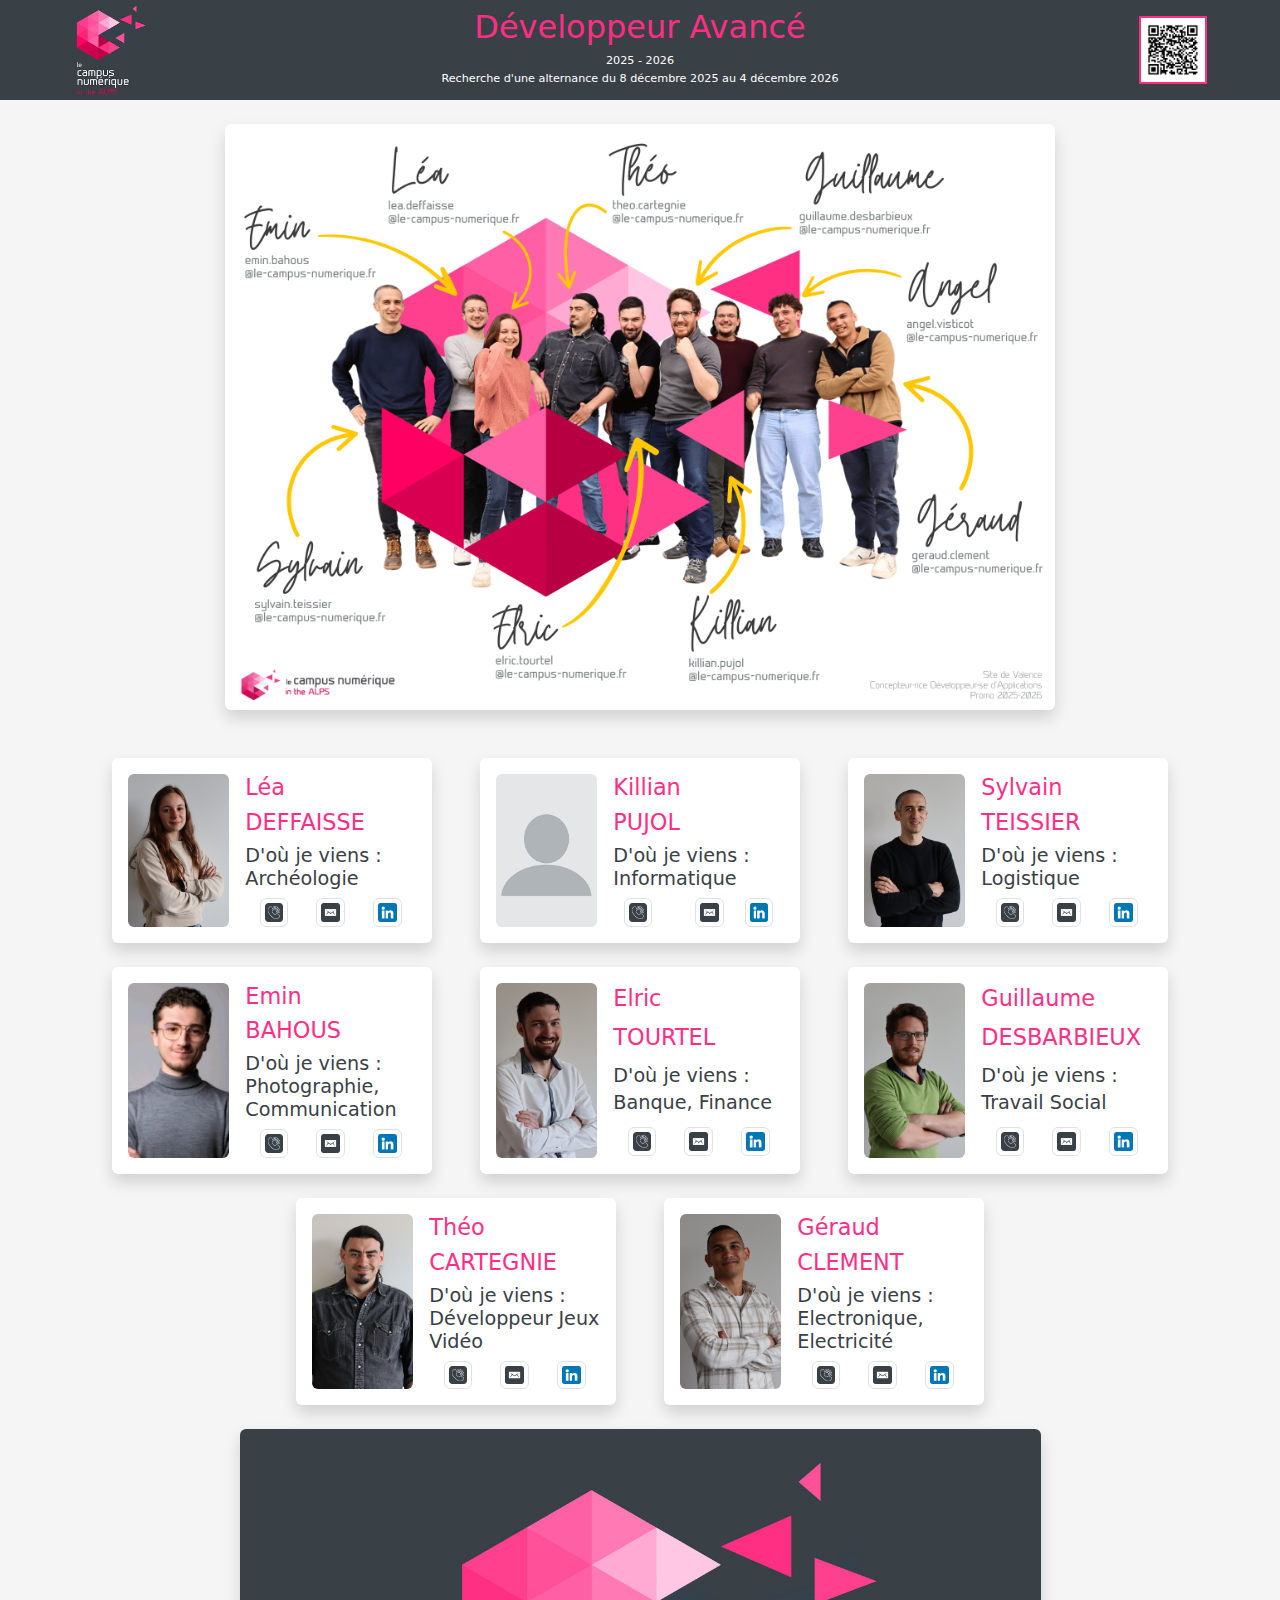
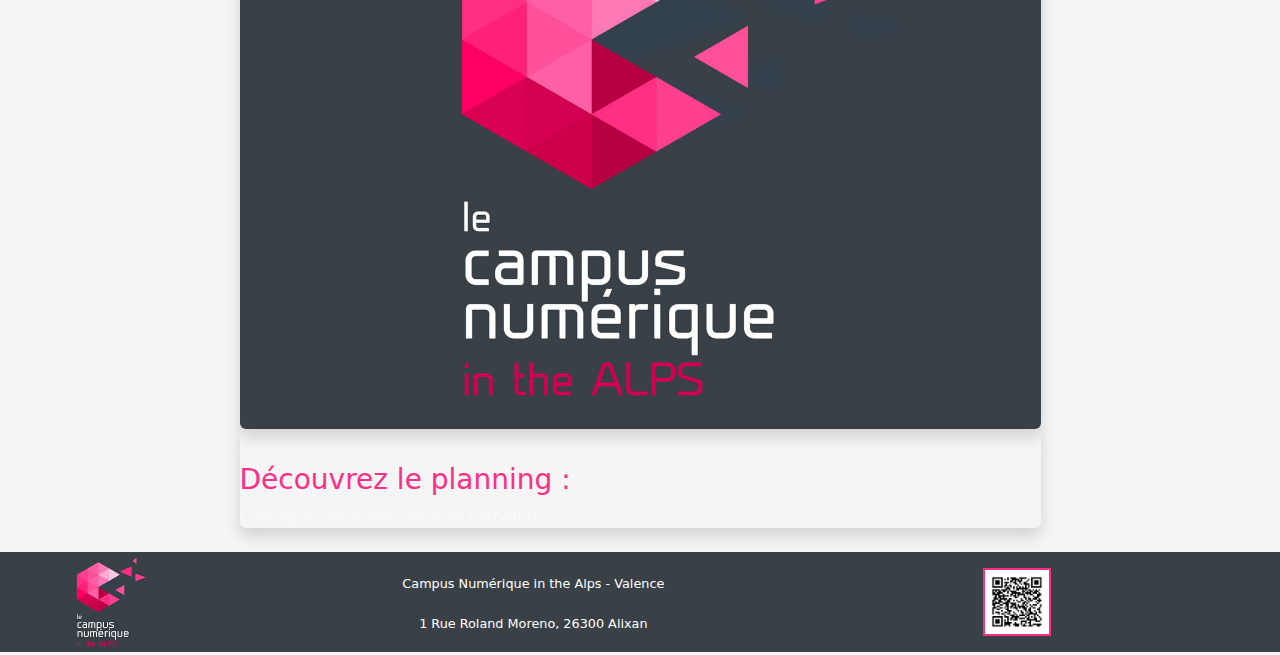
<file: index.html>
<!DOCTYPE html>
<html lang="fr">

<head>
    <meta charset="UTF-8">
    <meta name="viewport" content="width=device-width, initial-scale=1.0">
    <title>Recherche De Stages</title>
    <link href="https://cdn.jsdelivr.net/npm/bootstrap@5.3.3/dist/css/bootstrap.min.css" rel="stylesheet">
    <link rel="stylesheet" href="styles.css">
</head>

<body>
    <header id="header" class="container-fluid">
    </header>



    <main class="container-fluid">
        <div class="row justify-content-center">
            <div class="col-12 col-xl-8 m-4">
                <img class="img-fluid rounded shadow" src="Assets/presentation.png" alt="image presentation">
            </div>
        </div>
        <div id="container" class="row justify-content-center">
            <div class="col-10 col-md-4 col-xl-3 m-4 mb-0">
                <div class="row h-100 fondProfil rounded shadow">
                    <!-- <img class="dejaRecrute" src="Assets/deja_recrute.png"> -->
                    <div class="col-5 p-3 h-100">
                        <img class="h-100 w-100 rounded img-fluid object-fit-cover" src="Assets/geraud.jpg"
                            alt="photo de profil">
                    </div>
                    <div class="col-7 p-3 ps-0 d-flex flex-column justify-content-around">
                        <h4>Géraud</h4>
                        <h4>CLEMENT</h4>
                        <h5 class="m-0">D'où je viens :</h5>
                        <h5 class="m-0">Electronique, Electricité</h5>
                        <div class="d-flex flex-row justify-content-around pt-2">
                            <div class="col-3 col-xl-2">
                                <a href="tel:+33615901498"><img class="img-fluid img-thumbnail"
                                        src="Assets/logo_telephone.png" alt="logo telephone"></a>
                            </div>
                            <div class="col-3 col-xl-2">
                                <a href="mailto:clementgeraud@hotmail.fr"><img class="img-fluid img-thumbnail "
                                        src="Assets/logo_mail.png" alt="logo mail"></a>
                            </div>
                            <div class="col-3 col-xl-2">
                                <a href="http://linkedin.com/in/geraud-clement"><img class="img-fluid img-thumbnail "
                                        src="Assets/logo_linkedin.png" alt="logo linkedin"></a>
                            </div>
                        </div>
                    </div>
                </div>
            </div>
            <div class="col-10 col-md-4 col-xl-3 m-4 mb-0">
                <div class="row h-100 fondProfil rounded shadow">
                    <div class="col-5 p-3 h-100">
                        <img class="h-100 w-100 rounded img-fluid object-fit-cover" src="Assets/guillaume.jpg"
                            alt="photo de profil">
                    </div>
                    <div class="col-7 p-3 ps-0 d-flex flex-column justify-content-around">
                        <h4>Guillaume</h4>
                        <h4>DESBARBIEUX</h4>
                        <h5 class="m-0">D'où je viens :</h5>
                        <h5 class="m-0">Travail Social</h5>
                        <div class="d-flex flex-row justify-content-around pt-2">
                            <div class="col-3 col-xl-2 ">
                                <a href="tel:+33659062919"><img class="img-fluid img-thumbnail"
                                        src="Assets/logo_telephone.png" alt="logo telephone"></a>
                            </div>
                            <div class="col-3 col-xl-2">
                                <a href="mailto:guillaumedbx@gmail.com"><img class="img-fluid img-thumbnail"
                                        src="Assets/logo_mail.png" alt="logo mail"></a>
                            </div>
                            <div class="col-3 col-xl-2">
                                <a href="http://linkedin.com/in/guillaume-desbarbieux"><img
                                        class="img-fluid img-thumbnail" src="Assets/logo_linkedin.png"
                                        alt="logo linkedin"></a>
                            </div>
                        </div>
                    </div>
                </div>
            </div>
            <div class="col-10 col-md-4 col-xl-3 m-4 mb-0">
                <div class="row h-100 fondProfil rounded shadow">
                    <div class="col-5 p-3 h-100">
                        <img class="h-100 w-100 rounded img-fluid object-fit-cover" src="Assets/emin.jpg"
                            alt="photo de profil">
                    </div>
                    <div class="col-7 p-3 ps-0 d-flex flex-column justify-content-around">
                        <h4>Emin</h4>
                        <h4>BAHOUS</h4>
                        <h5 class="m-0">D'où je viens :</h5>
                        <h5 class="m-0">Photographie, Communication</h5>
                        <div class="d-flex flex-row justify-content-around pt-2">
                            <div class="col-3 col-xl-2">
                                <a href="tel:+33695182775"><img class="img-fluid img-thumbnail"
                                        src="Assets/logo_telephone.png" alt="logo telephone"></a>
                            </div>
                            <div class="col-3 col-xl-2">
                                <a href="mailto:emin.bahous@le-campus-numerique.fr"><img class="img-fluid img-thumbnail"
                                        src="Assets/logo_mail.png" alt="logo mail"></a>
                            </div>
                            <div class="col-3 col-xl-2">
                                <a href="https://fr.linkedin.com/in/emin-bahous-118390220"><img
                                        class="img-fluid img-thumbnail" src="Assets/logo_linkedin.png"
                                        alt="logo linkedin"></a>
                            </div>
                        </div>
                    </div>
                </div>
            </div>
            <div class="col-10 col-md-4 col-xl-3 m-4 mb-0">
                <div class="row h-100 fondProfil rounded shadow">
                    <!-- <img class="dejaRecrute" src="Assets/deja_recrute.png"> -->
                    <div class="col-5 p-3 h-100">
                        <img class="h-100 w-100 rounded img-fluid object-fit-cover" src="Assets/sylvain.jpg"
                            alt="photo de profil">
                    </div>
                    <div class="col-7 p-3 ps-0 d-flex flex-column justify-content-around">
                        <h4>Sylvain</h4>
                        <h4>TEISSIER</h4>
                        <h5 class="m-0">D'où je viens :</h5>
                        <h5 class="m-0">Logistique</h5>
                        <div class="d-flex flex-row justify-content-around pt-2">
                            <div class="col-3 col-xl-2">
                                <a href="tel:+33652885324"><img class="img-fluid img-thumbnail"
                                        src="Assets/logo_telephone.png" alt="logo telephone"></a>
                            </div>
                            <div class="col-3 col-xl-2">
                                <a href="mailto:sylvain.teissier@le-campus-numerique.fr"><img
                                        class="img-fluid img-thumbnail" src="Assets/logo_mail.png" alt="logo mail"></a>
                            </div>
                            <div class="col-3 col-xl-2">
                                <a href="https://www.linkedin.com/in/sylvainteissier"><img
                                        class="img-fluid img-thumbnail" src="Assets/logo_linkedin.png"
                                        alt="logo linkedin"></a>
                            </div>
                        </div>
                    </div>
                </div>
            </div>
            <div class="col-10 col-md-4 col-xl-3 m-4 mb-0">
                <div class="row h-100 fondProfil rounded shadow">
                    <!-- <img class="dejaRecrute" src="Assets/deja_recrute.png"> -->
                    <div class="col-5 p-3 h-100">
                        <img class="h-100 w-100 rounded img-fluid object-fit-cover" src="Assets/elric.jpg"
                            alt="photo de profil">
                    </div>
                    <div class="col-7 p-3 ps-0 d-flex flex-column justify-content-around">
                        <h4>Elric</h4>
                        <h4>TOURTEL</h4>
                        <h5 class="m-0">D'où je viens :</h5>
                        <h5 class="m-0">Banque, Finance</h5>
                        <div class="d-flex flex-row justify-content-around pt-2">
                            <div class="col-3 col-xl-2">
                                <a href="tel:+33789572424"><img class="img-fluid img-thumbnail"
                                        src="Assets/logo_telephone.png" alt="logo telephone"></a>
                            </div>
                            <div class="col-3 col-xl-2">
                                <a href="mailto:tourtel.elric@gmail.com"><img class="img-fluid img-thumbnail"
                                        src="Assets/logo_mail.png" alt="logo mail"></a>
                            </div>
                            <div class="col-3 col-xl-2">
                                <a href="https://fr.linkedin.com/in/elric-tourtel-b3275a18a"><img
                                        class="img-fluid img-thumbnail" src="Assets/logo_linkedin.png"
                                        alt="logo linkedin"></a>
                            </div>
                        </div>
                    </div>
                </div>
            </div>
            <div class="col-10 col-md-4 col-xl-3 m-4 mb-0">
                <div class="row h-100 fondProfil rounded shadow">
                    <!-- <img class="dejaRecrute" src="Assets/deja_recrute.png"> -->
                    <div class="col-5 p-3 h-100">
                        <img class="h-100 w-100 rounded img-fluid object-fit-cover" src="Assets/theo.jpg"
                            alt="photo de profil">
                    </div>
                    <div class="col-7 p-3 ps-0 d-flex flex-column justify-content-around">
                        <h4>Théo</h4>
                        <h4>CARTEGNIE</h4>
                        <h5 class="m-0">D'où je viens :</h5>
                        <h5 class="m-0">Développeur Jeux Vidéo</h5>
                        <div class="d-flex flex-row justify-content-around pt-2">
                            <div class="col-3 col-xl-2">
                                <a href="tel:+33641971049"><img class="img-fluid img-thumbnail"
                                        src="Assets/logo_telephone.png" alt="logo telephone"></a>
                            </div>
                            <div class="col-3 col-xl-2">
                                <a href="mailto:t.cartegnie@gmail.com"><img class="img-fluid img-thumbnail"
                                        src="Assets/logo_mail.png" alt="logo mail"></a>
                            </div>
                            <div class="col-3 col-xl-2">
                                <a href="https://www.linkedin.com/in/th%C3%A9o-cartegnie-5016a6156/"><img
                                        class="img-fluid img-thumbnail" src="Assets/logo_linkedin.png"
                                        alt="logo linkedin"></a>
                            </div>
                        </div>
                    </div>
                </div>
            </div>
            <div class="col-10 col-md-4 col-xl-3 m-4 mb-0">
                <div class="row h-100 fondProfil rounded shadow">
                    <div class="col-5 p-3 h-100">
                        <img class="h-100 w-100 rounded img-fluid object-fit-cover" src="Assets/lea.jpg"
                            alt="photo de profil">
                    </div>
                    <div class="col-7 p-3 ps-0 d-flex flex-column justify-content-around">
                        <h4>Léa</h4>
                        <h4>DEFFAISSE</h4>
                        <h5 class="m-0">D'où je viens :</h5>
                        <h5 class="m-0">Archéologie</h5>
                        <div class="d-flex flex-row justify-content-around pt-2">
                            <div class="col-3 col-xl-2">
                                <a href="tel:+33679356534"><img class="img-fluid img-thumbnail"
                                        src="Assets/logo_telephone.png" alt="logo telephone"></a>
                            </div>
                            <div class="col-3 col-xl-2">
                                <a href="mailto:lea.deffaisse@le-campus-numerique.fr"><img
                                        class="img-fluid img-thumbnail" src="Assets/logo_mail.png" alt="logo mail"></a>
                            </div>
                            <div class="col-3 col-xl-2">
                                <a href="https://www.linkedin.com/in/lea-deffaisse/"><img
                                        class="img-fluid img-thumbnail" src="Assets/logo_linkedin.png"
                                        alt="logo linkedin"></a>
                            </div>
                        </div>
                    </div>
                </div>
            </div>
            <div class="col-10 col-md-4 col-xl-3 m-4 mb-0">
                <div class="row h-100 fondProfil rounded shadow">
                    <!-- <img class="dejaRecrute" src="Assets/deja_recrute.png"> -->
                    <div class="col-5 p-3 h-100">
                        <img class="h-100 w-100 rounded img-fluid object-fit-cover" src="Assets/killian.jpg"
                            alt="photo de profil">
                    </div>
                    <div class="col-7 p-3 ps-0 d-flex flex-column justify-content-around">
                        <h4>Killian</h4>
                        <h4>PUJOL</h4>
                        <h5 class="m-0">D'où je viens :</h5>
                        <h5 class="m-0">Informatique</h5>
                        <div class="d-flex flex-row justify-content-around pt-2">
                            <div class="col-3 col-xl-2">
                                <a href=""><img class="img-fluid img-thumbnail" src="Assets/logo_telephone.png"/>
                            </div>
                            <div class="col-3 col-xl-2">
                                <a href="mailto:killian.pujol@le-campus-numerique.fr"><img
                                        class="img-fluid img-thumbnail" src="Assets/logo_mail.png" alt="logo mail"></a>
                            </div>
                            <div class="col-3 col-xl-2">
                                <a href=""><img class="img-fluid img-thumbnail" src="Assets/logo_linkedin.png"
                                        alt="logo linkedin"></a>
                            </div>
                        </div>
                    </div>
                </div>
            </div>
        </div>
        <div class="m-4 mb-0 d-flex justify-content-center">
            <div class="flip-box">
                <div class="flip-box-inner">
                    <div class="flip-box-front">
                        <img src="/Assets/campus-numerique-in-the-alps.png" alt="Tuile campus" width="337.75px" height="208.98px" class="rounded shadow w-100 h-100">
                    </div>
                    <div class="flip-box-back rounded shadow">
                        <h4 class="fs-3"> <br>Découvrez le planning : </h4>
                        <a class="text-decoration-none text-light" href="info.html" target="_blank">Cliquez ici pour découvrir le planning</a>
                    </div>
                </div>
            </div>
        </div>
    </main>
    <footer id="footer" class="container-fluid">
        
    </footer>
<script src="script.js"></script>
</body>

</html>
</file>
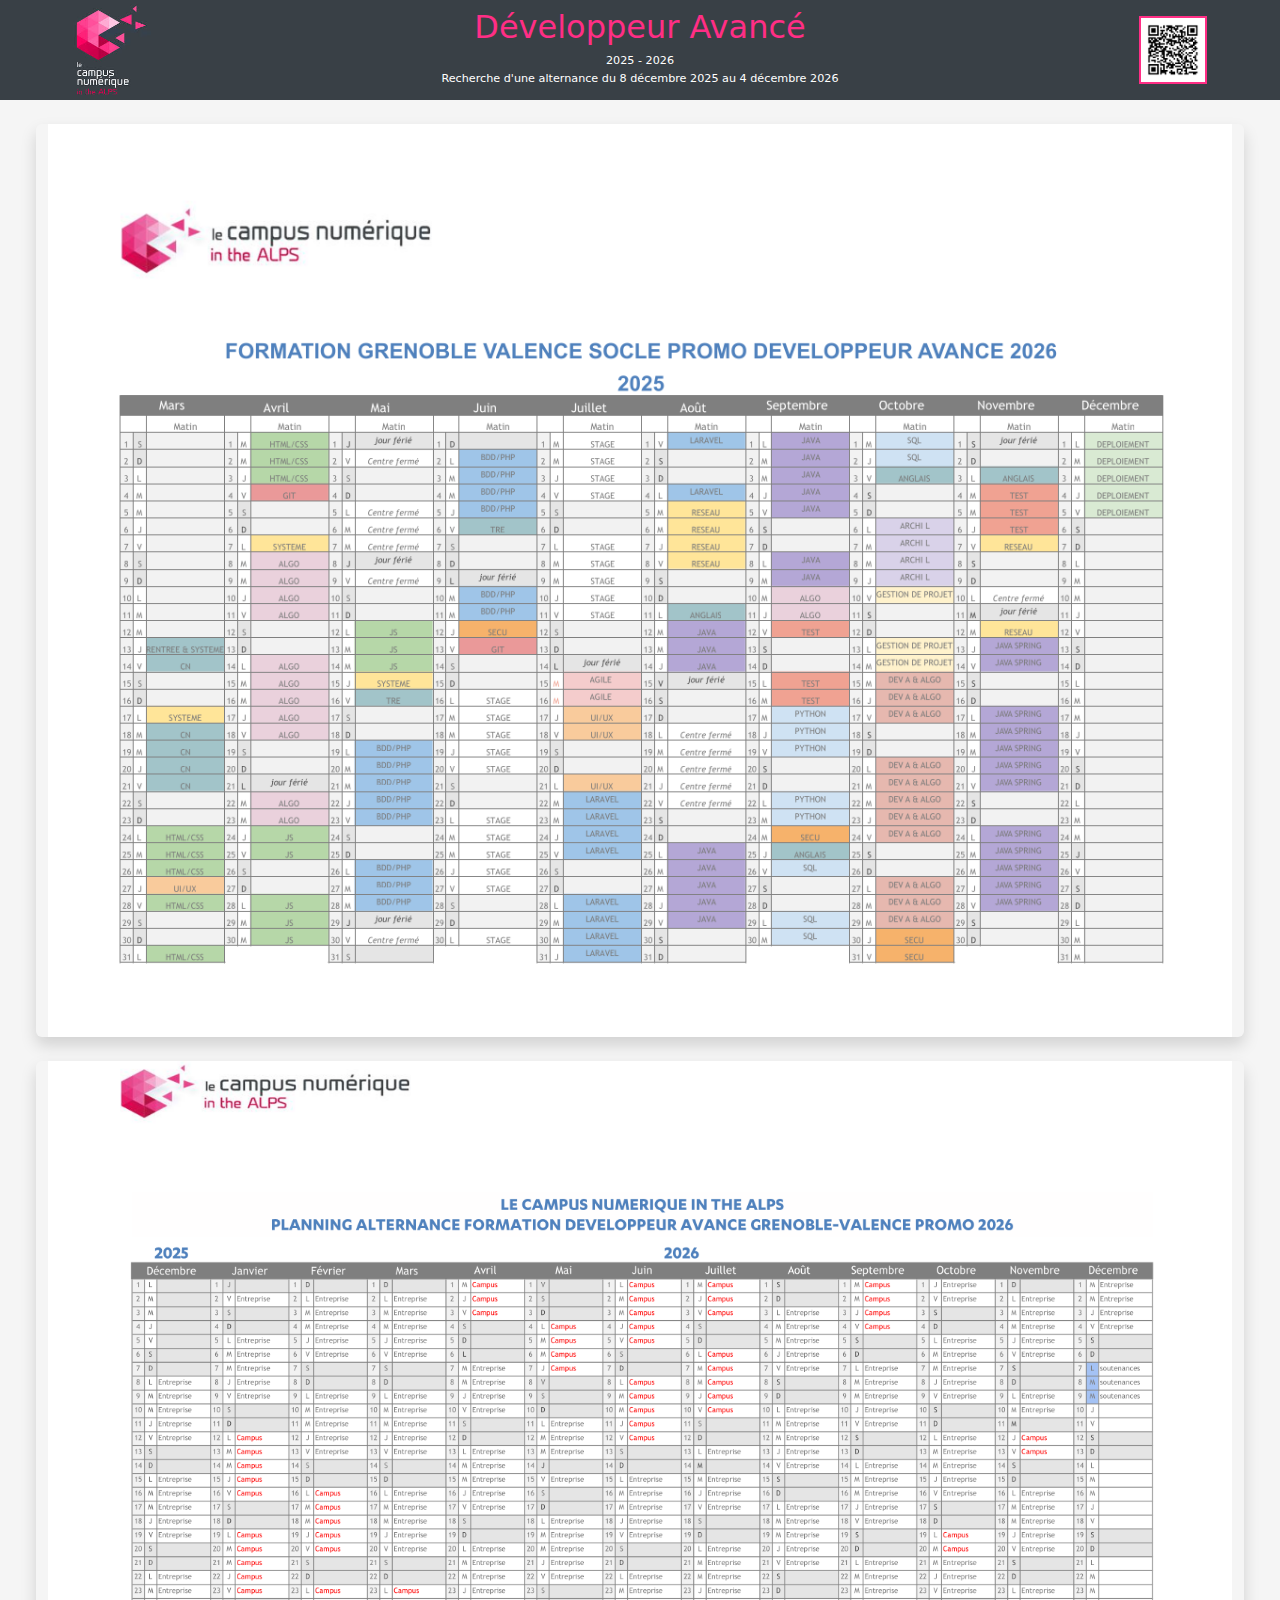
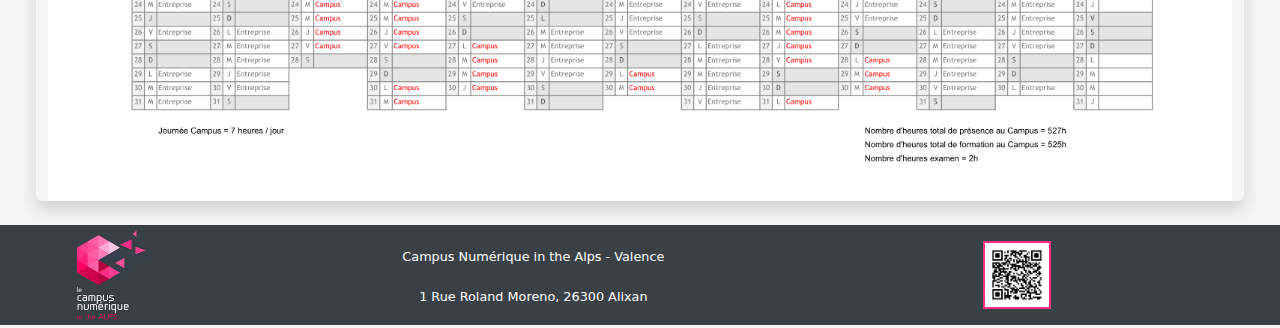
<file: info.html>
<!DOCTYPE html>
<html lang="en">

<head>
    <meta charset="UTF-8">
    <meta name="viewport" content="width=device-width, initial-scale=1.0">
    <title>Information</title>
    <link href="https://cdn.jsdelivr.net/npm/bootstrap@5.3.3/dist/css/bootstrap.min.css" rel="stylesheet">
    <link rel="stylesheet" href="styles.css">
</head>



<body>
    <header id="header" class="container-fluid">
    </header>

    <main>
        <div id="container" class="planning container-fluid">
            <div class="row rounded shadow m-4">
                <img class="col-12" src="Assets/planningdev.png" alt="planning dev">
            </div>

            <div class="row rounded shadow m-4">
                <img class="col-12" src="Assets/planningalt.png" alt="planning alternance ">
            </div>
        </div>
    </main>

    <footer id="footer" class="container-fluid">
    </footer>
    <script src="script.js"></script>
</body>

</html>
</file>
<file: styles.css>
/*rose:FF2E85 fondGris:F5F5F5*/

body{
    background-color: #F5F5F5;
}
.banniere{
    height: 100px;
    background-color: #394046;
}


.contourRose{
    border: solid 2px #FF2E85;
}

h1{
    font-size: 1.2em;
    color: #FF2E85;
}
h2{
    font-size: 0.7em;
    color: white;
}
h3{
    font-size: 0.8em;
    color: white;
}
h4{
    font-size: 1em;
    color: #FF2E85;
}
h5{
    font-size: 0.7em;
    color: #394046;
}

/* .hauteur{
    height: 200px;
} */
.fondProfil{
    background-color: white;
}

@media screen and (min-width: 1000px) {
    h1{
        font-size: 2em;
    }
    h4{
        font-size: 1.4em;
    }
    h5{
        font-size: 1.2em;
    }
}
</file>
